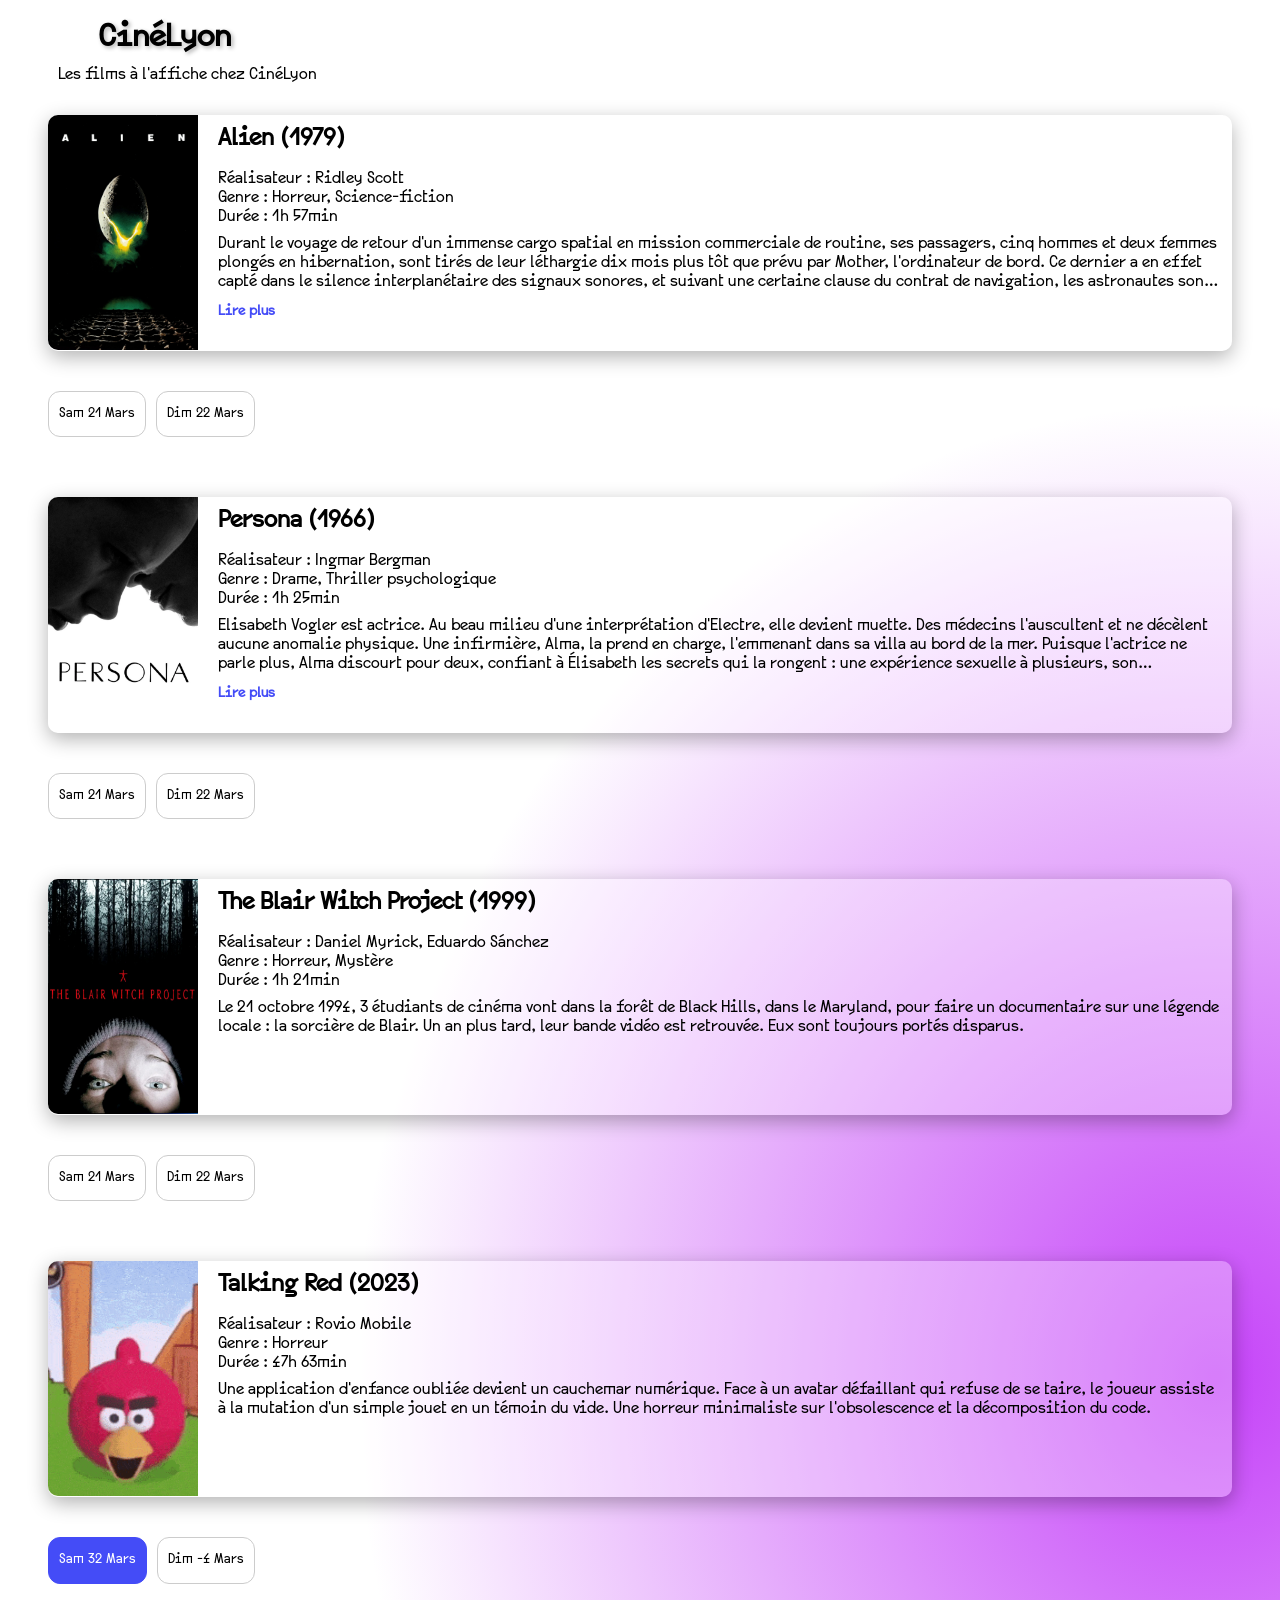
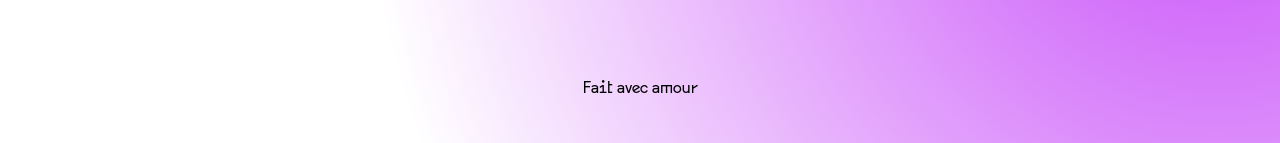
<file: index.html>
<!DOCTYPE html>
<html lang="fr">

<head>
    <meta charset="UTF-8">
    <meta name="viewport" content="width=device-width, initial-scale=1.0">
    <link rel="stylesheet" href="./style.css">
    <link rel="icon" href="images/favicon_talking_red.gif" type="image/gif">
    <title>CinéLyon</title>
    <script src="./script.js" defer></script>
</head>

<body>
    <header>
        <h1 class="titre-principale">CinéLyon</h1>
        <p class="description">Les films à l'affiche chez CinéLyon</p>
    </header>
    <button class="burger" id="burger-menu">
        <span></span>
        <span></span>
        <span></span>
    </button>

    <nav class="menu" id="menu">
        <ul>
            <li class="choix active"><a href="index.html">A l'affiche</a></li>
            <li class="choix"><a href="favoris.html">Favoris</a></li>
            <li class="choix"><a href="calendrier.html">Calendrier</a></li>
            <li class="choix"><a href="roadmap.html">Roadmap</a></li>
        </ul>
    </nav>

    <div class="films">
        <div class="affiches">
            <div class="box">
                <a href="images/alien.webp">
                    <img class="poster" src="images/alien.webp" alt="Affiche du film Alien">
                </a>
                <div class="info-film">
                    <h2 class="titre-film-heading"><a class="titre-film" href="https://boxd.it/2awY">Alien (1979)</a>
                    </h2>
                    <p class="description-film">Réalisateur : Ridley Scott<br>
                        Genre : Horreur, Science-fiction<br>
                        Durée : 1h 57min<br>
                    </p>
                    <p class="synopsis">Durant le voyage de retour d'un immense cargo spatial en mission commerciale de
                        routine, ses passagers, cinq hommes et deux femmes plongés en hibernation, sont tirés de leur
                        léthargie dix mois plus tôt que prévu par Mother, l'ordinateur de bord. Ce dernier a en effet
                        capté dans le silence interplanétaire des signaux sonores, et suivant une certaine clause du
                        contrat de navigation, les astronautes sont chargés de prospecter tout indice de vie dans
                        l'espace.</p>
                </div>
            </div>
            <div class="calendrier">
                <div class="horaire">
                    <button class="date">
                        <p>Sam 21 Mars</p>
                    </button>
                    <button class="date">
                        <p>Dim 22 Mars</p>
                    </button>
                </div>

                <div class="conteneur-infos">
                    <div class="infos-card">
                        <div class="cinema">
                            <p>Lumière La Fourmi</p>
                        </div>
                        <div class="infos-date">
                            <span class="langue">
                                <p>VO</p>
                            </span>
                            <span class="duree">
                                <p>20:40</p>
                            </span>
                        </div>
                    </div>
                    <div class="infos-card">
                        <div class="cinema">
                            <p>UGC Internationale</p>
                        </div>
                        <div class="infos-date">
                            <span class="langue">
                                <p>VO</p>
                            </span>
                            <span class="duree">
                                <p>20:00</p>
                            </span>
                        </div>
                    </div>
                </div>
            </div>
            <div class="box">
                <a href="images/persona.webp">
                    <img class="poster" src="images/persona.webp" alt="Affiche du film Persona">
                </a>
                <div class="info-film">
                    <h2 class="titre-film-heading"><a class="titre-film" href="https://boxd.it/29B4">Persona (1966)</a>
                    </h2>
                    <p class="description-film">Réalisateur : Ingmar Bergman<br>
                        Genre : Drame, Thriller psychologique<br>
                        Durée : 1h 25min<br>
                    </p>
                    <p class="synopsis">Élisabeth Vogler est actrice. Au beau milieu d'une interprétation d'Électre,
                        elle devient muette. Des médecins l'auscultent et ne décèlent aucune anomalie physique. Une
                        infirmière, Alma, la prend en charge, l'emmenant dans sa villa au bord de la mer. Puisque
                        l'actrice ne parle plus, Alma discourt pour deux, confiant à Élisabeth les secrets qui la
                        rongent : une expérience sexuelle à plusieurs, son avortement, sa solitude.</p>
                </div>
            </div>
            <div class="calendrier">
                <div class="horaire">
                    <button class="date">
                        <p>Sam 21 Mars</p>
                    </button>
                    <button class="date">
                        <p>Dim 22 Mars</p>
                    </button>
                </div>

                <div class="conteneur-infos">
                    <div class="infos-card">
                        <div class="cinema">
                            <p>Lumière La Fourmi</p>
                        </div>
                        <div class="infos-date">
                            <span class="langue">
                                <p>VO</p>
                            </span>
                            <span class="duree">
                                <p>20:40</p>
                            </span>
                        </div>
                    </div>
                    <div class="infos-card">
                        <div class="cinema">
                            <p>UGC Internationale</p>
                        </div>
                        <div class="infos-date">
                            <span class="langue">
                                <p>VO</p>
                            </span>
                            <span class="duree">
                                <p>20:00</p>
                            </span>
                        </div>
                    </div>
                </div>
            </div>
            <div class="box">
                <a href="images/the_blair_witch_project.webp">
                    <img class="poster" src="images/the_blair_witch_project.webp"
                        alt="Affiche du film The Blair Witch Project">
                </a>
                <div class="info-film">
                    <h2 class="titre-film-heading"><a class="titre-film" href="https://boxd.it/26ua">The Blair Witch
                            Project (1999)</a></h2>
                    <p class="description-film">Réalisateur : Daniel Myrick, Eduardo Sánchez<br>
                        Genre : Horreur, Mystère<br>
                        Durée : 1h 21min<br>
                    </p>
                    <p class="synopsis">Le 21 octobre 1994, 3 étudiants de cinéma vont dans la forêt de Black Hills,
                        dans le Maryland, pour faire un documentaire sur une légende locale : la sorcière de Blair. Un
                        an plus tard, leur bande vidéo est retrouvée. Eux sont toujours portés disparus.</p>
                </div>
            </div>
            <div class="calendrier">
                <div class="horaire">
                    <button class="date">
                        <p>Sam 21 Mars</p>
                    </button>
                    <button class="date">
                        <p>Dim 22 Mars</p>
                    </button>
                </div>

                <div class="conteneur-infos">
                    <div class="infos-card">
                        <div class="cinema">
                            <p>Lumière La Fourmi</p>
                        </div>
                        <div class="infos-date">
                            <span class="langue">
                                <p>VO</p>
                            </span>
                            <span class="duree">
                                <p>20:40</p>
                            </span>
                        </div>
                    </div>
                    <div class="infos-card">
                        <div class="cinema">
                            <p>UGC Internationale</p>
                        </div>
                        <div class="infos-date">
                            <span class="langue">
                                <p>VO</p>
                            </span>
                            <span class="duree">
                                <p>20:00</p>
                            </span>
                        </div>
                    </div>
                </div>
            </div>
            <div class="box">
                <a href="images/talking_red.gif">
                    <img class="poster" src="images/talking_red.gif" alt="Affiche du film Talking Red">
                </a>
                <div class="info-film">
                    <h2 class="titre-film-heading"><a class="titre-film" href="https://talking-red.pages.dev/">Talking
                            Red (2023)</a></h2>
                    <p class="description-film">Réalisateur : Rovio Mobile<br>
                        Genre : Horreur<br>
                        Durée : 47h 63min<br>
                    </p>
                    <p class="synopsis">Une application d'enfance oubliée devient un cauchemar numérique. Face à un
                        avatar défaillant qui refuse de se taire, le joueur assiste à la mutation d'un simple jouet en
                        un témoin du vide. Une horreur minimaliste sur l'obsolescence et la décomposition du code.</p>
                </div>
            </div>
            <div class="calendrier">
                <div class="horaire">
                    <button class="date active">
                        <p>Sam 32 Mars</p>
                    </button>
                    <button class="date">
                        <p>Dim -4 Mars</p>
                    </button>
                </div>

                <div class="conteneur-infos">
                    <div class="infos-card">
                        <div class="cinema">
                            <p>Maison</p>
                        </div>
                        <div class="infos-date">
                            <span class="langue">
                                <p>VO</p>
                            </span>
                            <span class="duree">
                                <p>03:60</p>
                            </span>
                        </div>
                    </div>
                    <div class="infos-card">
                        <div class="cinema">
                            <p>UGC Monluc</p>
                        </div>
                        <div class="infos-date">
                            <span class="langue">
                                <p>VO</p>
                            </span>
                            <span class="duree">
                                <p>00:38</p>
                            </span>
                        </div>
                    </div>
                </div>
            </div>
        </div>
    </div>

    <footer>
        <p>Fait avec amour</p>
    </footer>
</body>

</html>
</file>
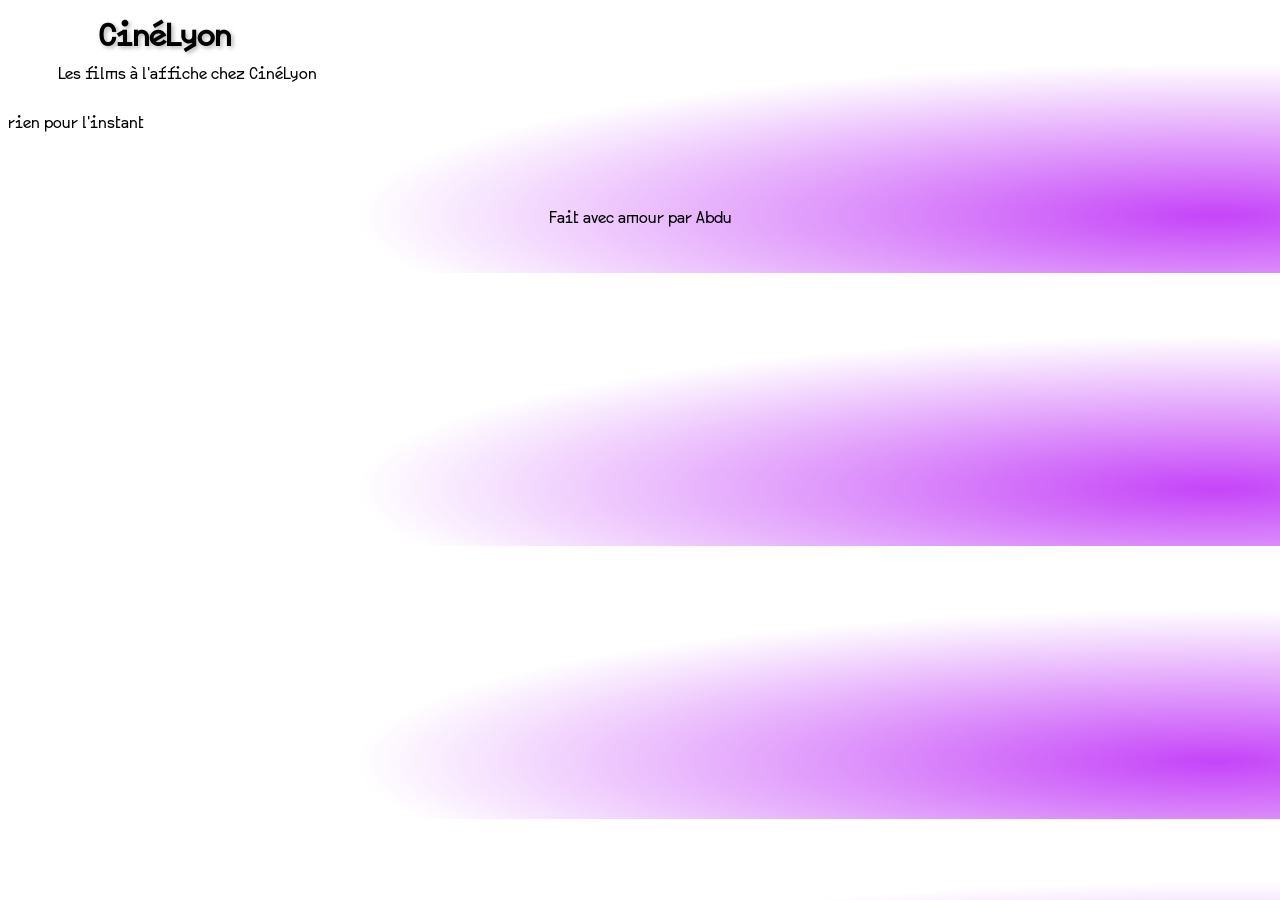
<file: calendrier.html>
<!DOCTYPE html>
<html lang="fr">

<head>
    <meta charset="UTF-8">
    <meta name="viewport" content="width=device-width, initial-scale=1.0">
    <link rel="stylesheet" href="./style.css">
    <link rel="icon" href="images/favicon_talking_red.gif" type="image/gif">
    <title>CinéLyon</title>
    <script src="./script.js" defer></script>
</head>

<body>
    <header>
        <h1 class="titre-principale">CinéLyon</h1>
        <p class="description">Les films à l'affiche chez CinéLyon</p>
    </header>

    <button class="burger" id="burger-menu">
        <span></span>
        <span></span>
        <span></span>
    </button>

    <nav class="menu" id="menu">
        <ul>
            <li class="choix"><a href="index.html">A l'affiche</a></li>
            <li class="choix"><a href="favoris.html">Favoris</a></li>
            <li class="choix active"><a href="calendrier.html">Calendrier</a></li>
        </ul>
    </nav>

    <div>
        <p>rien pour l'instant</p>
    </div>

    <footer>
        <p>Fait avec amour par Abdu</p>
    </footer>
</body>

</html>
</file>
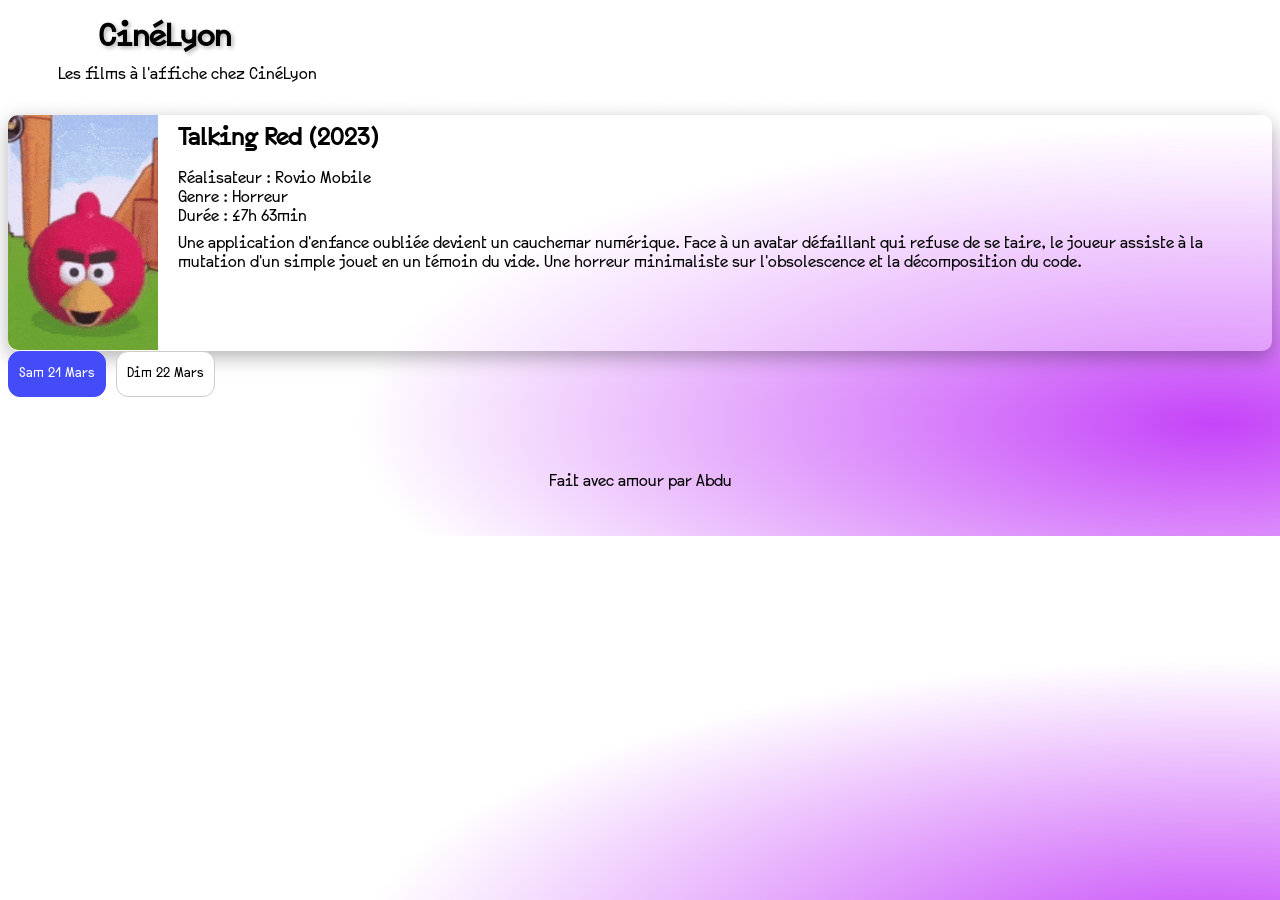
<file: favoris.html>
<!DOCTYPE html>
<html lang="fr">

<head>
    <meta charset="UTF-8">
    <meta name="viewport" content="width=device-width, initial-scale=1.0">
    <link rel="stylesheet" href="./style.css">
    <link rel="icon" href="images/favicon_talking_red.gif" type="image/gif">
    <title>CinéLyon</title>
    <script src="./script.js" defer></script>
</head>

<body>
    <header>
        <h1 class="titre-principale">CinéLyon</h1>
        <p class="description">Les films à l'affiche chez CinéLyon</p>
    </header>

    <button class="burger" id="burger-menu">
        <span></span>
        <span></span>
        <span></span>
    </button>

    <nav class="menu" id="menu">
        <ul>
            <li class="choix"><a href="index.html">A l'affiche</a></li>
            <li class="choix"><a href="favoris.html">Favoris</a></li>
            <li class="choix active"><a href="calendrier.html">Calendrier</a></li>
            <li class="choix"><a href="roadmap.html">Roadmap</a></li>
        </ul>
    </nav>

    <div class="box">
        <a href="images/talking_red.gif">
            <img class="poster" src="images/talking_red.gif" alt="Affiche du film Talking Red">
        </a>
        <div class="info-film">
            <h2 class="titre-film-heading"><a class="titre-film" href="https://talking-red.pages.dev/">Talking Red
                    (2023)</a></h2>
            <p class="description-film">Réalisateur : Rovio Mobile<br>
                Genre : Horreur<br>
                Durée : 47h 63min<br>
            </p>
            <p class="synopsis">Une application d'enfance oubliée devient un cauchemar numérique. Face à un
                avatar défaillant qui refuse de se taire, le joueur assiste à la mutation d'un simple jouet en
                un témoin du vide. Une horreur minimaliste sur l'obsolescence et la décomposition du code.</p>
        </div>
    </div>
    <div class="calendrier">
        <div class="horaire">
            <button class="date active">
                <p>Sam 21 Mars</p>
            </button>
            <button class="date">
                <p>Dim 22 Mars</p>
            </button>
        </div>

        <div class="conteneur-infos">
            <div class="infos-card">
                <div class="cinema">
                    <p>Lumière La Fourmi</p>
                </div>
                <div class="infos-date">
                    <span class="langue">
                        <p>VO</p>
                    </span>
                    <span class="duree">
                        <p>20:40</p>
                    </span>
                </div>
            </div>
            <div class="infos-card">
                <div class="cinema">
                    <p>UGC Internationale</p>
                </div>
                <div class="infos-date">
                    <span class="langue">
                        <p>VO</p>
                    </span>
                    <span class="duree">
                        <p>20:00</p>
                    </span>
                </div>
            </div>
        </div>
    </div>

    <footer>
        <p>Fait avec amour par Abdu</p>
    </footer>
</body>

</html>
</file>
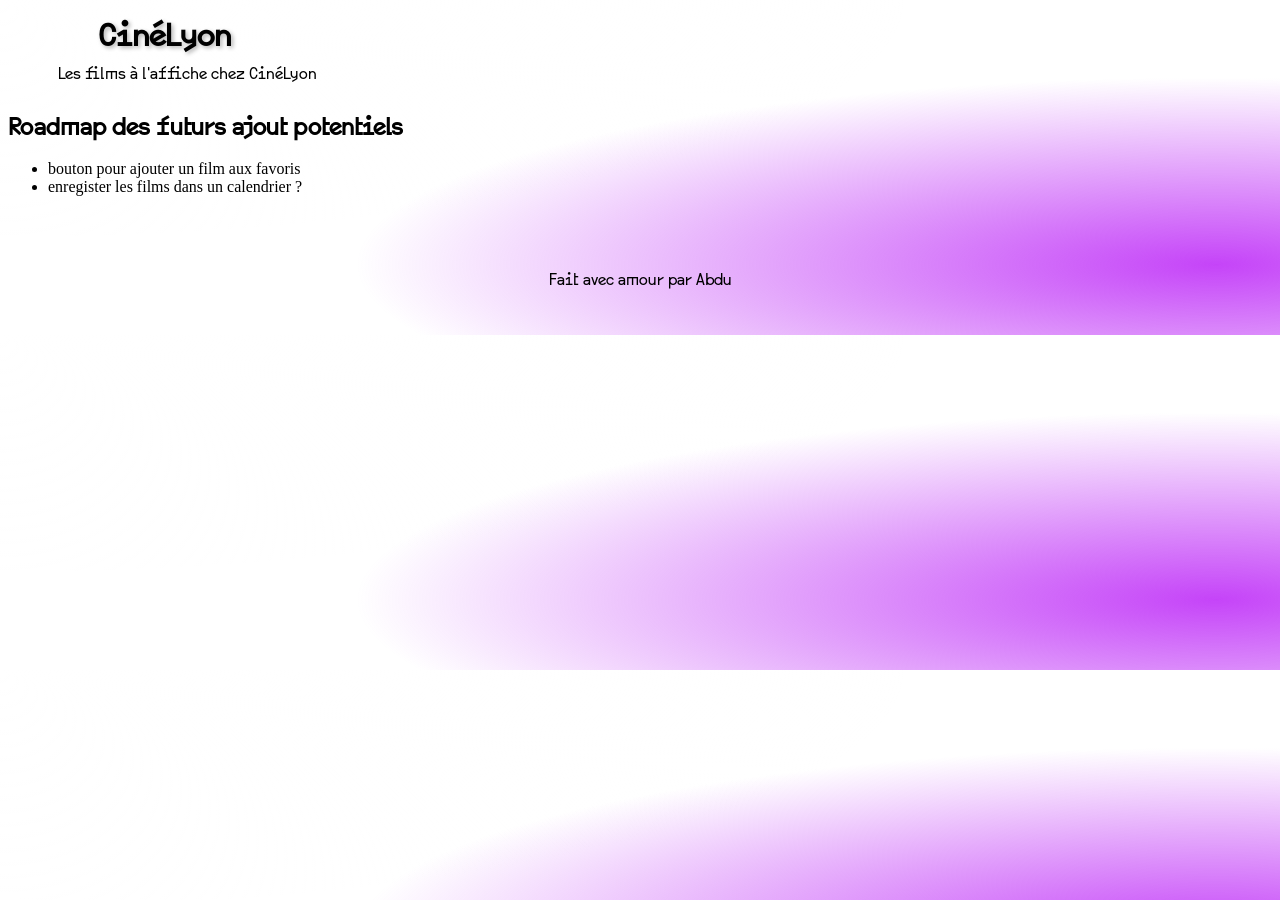
<file: roadmap.html>
<!DOCTYPE html>
<html lang="fr">

<head>
    <meta charset="UTF-8">
    <meta name="viewport" content="width=device-width, initial-scale=1.0">
    <link rel="stylesheet" href="./style.css">
    <link rel="icon" href="images/favicon_talking_red.gif" type="image/gif">
    <title>CinéLyon</title>
    <script src="./script.js" defer></script>
</head>

<body>
    <header>
        <h1 class="titre-principale">CinéLyon</h1>
        <p class="description">Les films à l'affiche chez CinéLyon</p>
    </header>

    <button class="burger" id="burger-menu">
        <span></span>
        <span></span>
        <span></span>
    </button>

    <nav class="menu" id="menu">
        <ul>
            <li class="choix"><a href="index.html">A l'affiche</a></li>
            <li class="choix"><a href="favoris.html">Favoris</a></li>
            <li class="choix"><a href="calendrier.html">Calendrier</a></li>
            <li class="choix active"><a href="roadmap.html">Roadmap</a></li>
        </ul>
    </nav>

    <div>
        <h2>Roadmap des futurs ajout potentiels</h2>
        <ul>
            <li>bouton pour ajouter un film aux favoris</li>
            <li>enregister les films dans un calendrier ?</li>
        </ul>
    </div>

    <footer>
        <p>Fait avec amour par Abdu</p>
    </footer>
</body>

</html>
</file>
<file: style.css>
@font-face {
    font-family: 'healTheWebA';
    src: url("fonts/HealTheWebA-Regular.otf");
}

@font-face {
    font-family: 'healTheWebB';
    src: url("fonts/montserrat_extrabold.ttf");
}

body {
    /*crée sur csshero.org/mesher/*/
    background-color: hsla(0, 0%, 100%, 1);
    background-image:
        radial-gradient(at 95% 79%, hsla(283, 93%, 62%, 1) 0px, transparent 50%),
        radial-gradient(at 0% 0%, hsla(32, 0%, 100%, 1) 0px, transparent 50%);
}

h1,
h2,
h3,
p,
a {
    font-family: 'healTheWebA', sans-serif;
}

h1 {
    text-shadow: 2px 2px 4px #b3b3b3;
}

h2 {
    margin-bottom: 8px;
}

header {
    padding-top: 10px;
}

.titre-principale {
    text-align: left;
    padding-left: 90px;
    padding-bottom: 10px;
    margin: 0;
}

.description {
    text-align: left;
    padding-left: 50px;
    margin-bottom: 30px;
    margin-top: 0px;
}

.menu {
    position: fixed;
    left: -100%;
    top: 0px;
    width: 150px;
    height: 100%;
    background: rgba(40, 40, 40, 0.95);
    display: flex;
    flex-direction: column;
    align-items: center;
}

.menu.active {
    left: 0;
}

.menu ul {
    padding: 0px;
    margin-top: 40px;
}

.menu li {
    margin: 20px 0;
}

.burger {
    display: flex;
    flex-direction: column;
    justify-content: space-around;
    width: 30px;
    height: 25px;
    background: transparent;
    border: none;
    cursor: pointer;
    padding: 0px;
    z-index: 2001;
    position: fixed;
    top: 20px;
    left: 20px;
    margin-left: 30px;
}

.burger span {
    height: 3px;
    background-color: #444cf7;
}

.menu a {
    color: white;
    text-decoration: none;
    font-size: 18px;
}

.menu a:hover {
    text-decoration: underline;
}

.choix {
    display: flex;
    background-color: #444cf7;
    box-shadow: 0 6px 20px rgba(0, 0, 0, 0.3);
    border-radius: 10px;
    padding: 10px;
}

.choix.active {
    background-color: #383c83;
}

.affiches {
    display: flex;
    flex-wrap: wrap;
    gap: 40px;
}

.poster {
    width: 150px;
    height: 235px;
    margin-bottom: -5.5px;
    border-top-left-radius: 10px;
    border-bottom-left-radius: 10px;
}

.box {
    display: flex;
    background: rgba(255, 255, 255, 0.3);
    box-shadow: 0 6px 20px rgba(0, 0, 0, 0.3);
    border-radius: 10px;
    gap: 20px;
    width: 100%;
}

.titre-film {
    color: black;
    text-decoration: none;
}

.titre-film:hover {
    text-decoration: underline;
}

.info-film {
    display: flex;
    flex-direction: column;
    justify-content: flex-start;
}

footer {
    text-align: center;
    padding: 20px;
    margin-top: 40px;
}

.films {
    padding-left: 40px;
    padding-right: 40px;
}

.synopsis {
    margin-right: 10px;
    margin-top: 8px;
}

.titre-film-heading {
    margin-bottom: 0px;
    margin-top: 10px;
}

.synopsis.compresser {
    /* max 3 lignes dans le synopsis */
    display: -webkit-box;
    -webkit-line-clamp: 3;
    /* vieux navigateur */
    line-clamp: 3;
    /* nouveau navigateur */
    -webkit-box-orient: vertical;
    overflow: hidden;
    /* cache le reste du texte */
}

.lire-plus-btn {
    background: none;
    border: none;
    color: #444cf7;
    cursor: pointer;
    font-weight: bold;
    font-family: healTheWebA, sans-serif;
    padding: 0;
    margin-top: -5px;
    margin-bottom: 15px;
    font-size: 14px;
    text-align: left;
}

.lire-plus-btn:hover {
    text-decoration: underline;
}

.horaire {
    display: flex;
    gap: 10px;
    margin-bottom: 20px;
}

.date {
    padding-inline: 10px;
    border: 1px solid #ccc;
    border-radius: 12px;
    cursor: pointer;
    background: white;
}

.date.active {
    background: #444cf7;
    color: white;
    border-color: #444cf7;
}

.conteneur-infos {
    display: none;
    flex-direction: column;
    gap: 15px;
}

.conteneur-infos.active {
    display: flex;
}

.infos-card {
    display: flex;
    align-items: center;
    gap: 10px;
}

.cinema {
    background: #444cf7;
    color: white;
    padding-inline: 10px;
    border-radius: 12px;
}

.infos-date {
    display: flex;
    align-items: center;
    gap: 10px;
    padding-inline: 10px;
    border-radius: 12px;
    box-shadow: 0 2px 5px rgba(0, 0, 0, 0.1);
}

.infos-date .langue {
    font-weight: bold;
    color: gray;
}

.infos-date .duree {
    color: blue;
    font-weight: bold;
}

.description-film {
    margin-bottom: 0px;
}

@media screen and (max-width: 667px) {
    .titre-principale {
        margin-left: -20px;
    }

    .description {
        padding-left: 5%;
    }

    .films {
        padding-left: 5%;
        padding-right: 5%;
    }

    .titre-film {
        margin-left: 9px;
    }

    main {
        padding: 0 3%;
    }

    .menu a {
        font-size: 16px;
    }

    .box {
        flex-direction: column;
        align-items: center;
        width: 100%;
        padding: 10px;
    }

    .poster {
        width: 100%;
        height: auto;
    }

    img.poster {
        margin-top: 10px;
    }

    .synopsis {
        font-size: 15px;
        margin-left: 2%;
        margin-right: 2%;
        margin: 3%;
    }

    h2 {
        margin: 0px;
    }

    .poster {
        width: 250px;
        height: 335px;
        border-radius: 10px;
    }

    .burger {
        margin-left: 10px;
    }
}

@media screen and (max-width: 250px) {
    img.poster {
        display: none;
    }
}
</file>
